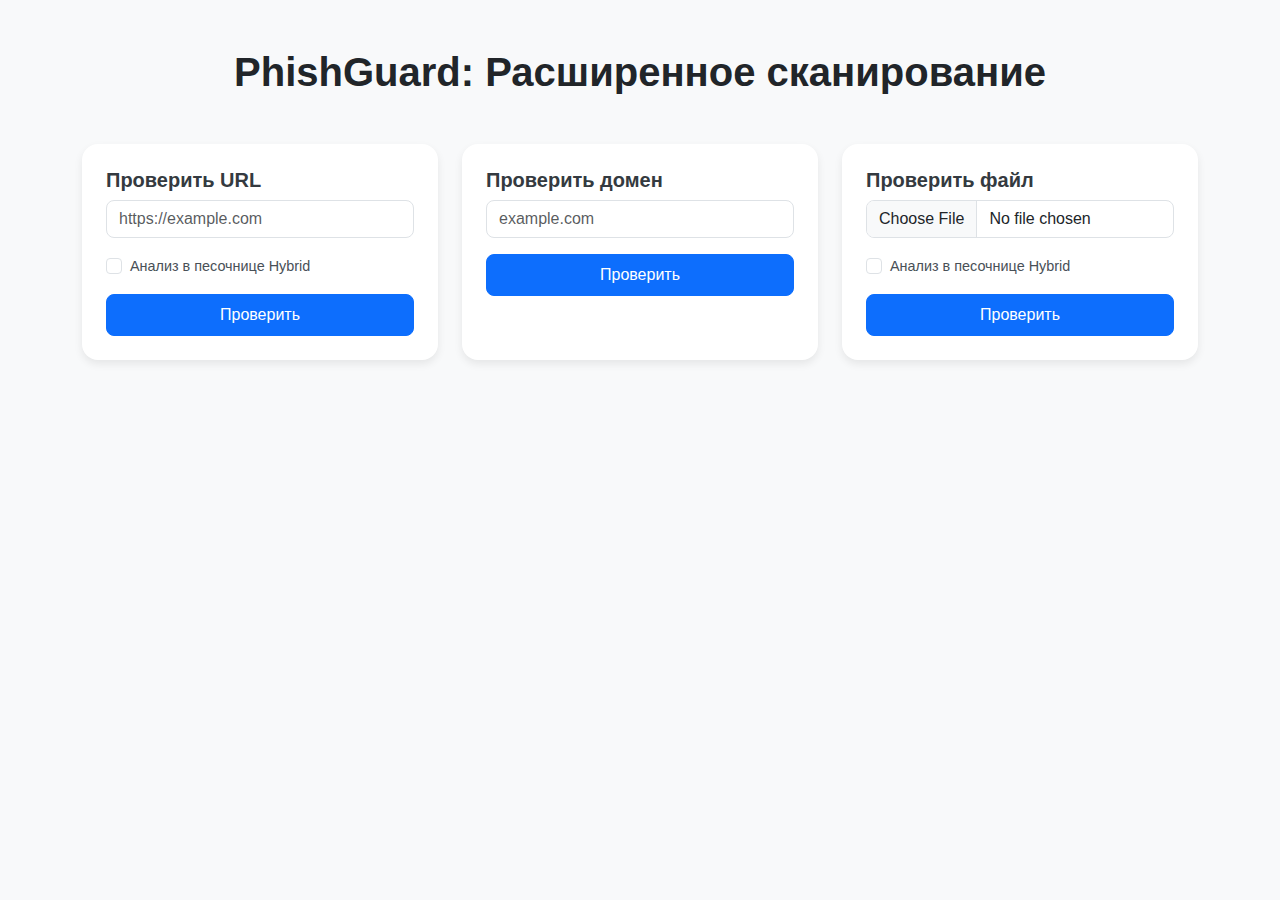
<file: templates/index.html>
<!DOCTYPE html>
<html lang="ru">
<head>
  <meta charset="UTF-8" />
  <meta name="viewport" content="width=device-width, initial-scale=1" />
  <title>PhishGuard Scanner</title>
  <link href="https://cdn.jsdelivr.net/npm/bootstrap@5.3.0/dist/css/bootstrap.min.css" rel="stylesheet" />
  <style>
    body {
      background-color: #f8f9fa;
      font-family: 'Segoe UI', sans-serif;
    }
    h1 {
      font-size: 2.5rem;
      font-weight: 600;
      color: #212529;
    }
    .card {
      box-shadow: 0 4px 8px rgba(0,0,0,0.08);
      border: none;
      border-radius: 1rem;
      transition: transform 0.2s;
    }
    .card:hover {
      transform: scale(1.01);
    }
    .card h5 {
      font-weight: 600;
      color: #343a40;
    }
    .btn-primary {
      background-color: #0d6efd;
      border-radius: 8px;
      padding: 8px 16px;
    }
    .btn-primary:hover {
      background-color: #0b5ed7;
    }
    .form-control {
      border-radius: 8px;
    }
    .form-check-label {
      font-size: 0.9rem;
      color: #495057;
    }
    #resultsContainer {
      border-radius: 1rem;
      margin-top: 2rem;
    }
    .card-header {
      background-color: #ffffff;
      border-bottom: 1px solid #dee2e6;
      border-top-left-radius: 1rem;
      border-top-right-radius: 1rem;
    }
    .card-body {
      background-color: #ffffff;
    }
    .spinner-border {
      width: 2rem;
      height: 2rem;
    }
    ul {
      padding-left: 1.2rem;
    }
    .text-danger {
      font-weight: 500;
    }
    .text-success {
      font-weight: 500;
    }
    .text-warning {
      font-weight: 500;
    }
    .text-secondary {
      font-weight: 500;
    }
  </style>
</head>
<body>
  <div class="container py-5">
    <h1 class="mb-5 text-center">PhishGuard: Расширенное сканирование</h1>

    <div class="row g-4 mb-5">

      <div class="col-md-4">
        <form id="scanUrlForm" class="card h-100 p-4">
          <h5>Проверить URL</h5>
          <input type="url" id="urlInput" class="form-control mb-3" placeholder="https://example.com" required />
          <div class="form-check mb-3">
            <input class="form-check-input" type="checkbox" id="hybridUrlCheckbox" />
            <label class="form-check-label" for="hybridUrlCheckbox">Анализ в песочнице Hybrid</label>
          </div>
          <button class="btn btn-primary w-100">Проверить</button>
        </form>
      </div>

      <div class="col-md-4">
        <form id="scanDomainForm" class="card h-100 p-4">
          <h5>Проверить домен</h5>
          <input type="text" id="domainInput" class="form-control mb-3" placeholder="example.com" required />
          <button class="btn btn-primary w-100">Проверить</button>
        </form>
      </div>

      <div class="col-md-4">
        <form id="scanFileForm" class="card h-100 p-4" enctype="multipart/form-data">
          <h5>Проверить файл</h5>
          <input type="file" id="fileInput" class="form-control mb-3" required />
          <div class="form-check mb-3">
            <input class="form-check-input" type="checkbox" id="hybridFileCheckbox" />
            <label class="form-check-label" for="hybridFileCheckbox">Анализ в песочнице Hybrid</label>
          </div>
          <button class="btn btn-primary w-100">Проверить</button>
        </form>
      </div>
    </div>


    <div id="resultsContainer" class="card border border-3" style="display:none;">
      <div class="card-header d-flex justify-content-between align-items-center">
        <h5 class="m-0">Результаты анализа</h5>
        <button id="closeResults" class="btn btn-sm btn-outline-secondary">✕</button>
      </div>
      <div class="card-body">
        <div id="vtResults"></div>
        <div id="hybridResults"></div>
      </div>
    </div>
  </div>

  <script src="https://cdn.jsdelivr.net/npm/bootstrap@5.3.0/dist/js/bootstrap.bundle.min.js"></script>
  <script>
    document.addEventListener("DOMContentLoaded", () => {
      const resultsContainer = document.getElementById("resultsContainer");
      const vtResults        = document.getElementById("vtResults");
      const hybridResults    = document.getElementById("hybridResults");
      const urlForm          = document.getElementById("scanUrlForm");
      const domainForm       = document.getElementById("scanDomainForm");
      const fileForm         = document.getElementById("scanFileForm");
      const urlInput         = document.getElementById("urlInput");
      const domainInput      = document.getElementById("domainInput");
      const fileInput        = document.getElementById("fileInput");
      const hybridUrlChk     = document.getElementById("hybridUrlCheckbox");
      const hybridFileChk    = document.getElementById("hybridFileCheckbox");
      document.getElementById("closeResults").onclick = () => resultsContainer.style.display = "none";

      async function postJson(endpoint, payload) {
        const res = await fetch(endpoint, {
          method: "POST",
          headers: { "Content-Type": "application/json" },
          body: JSON.stringify(payload),
        });
        const data = await res.json();
        if (!res.ok) throw new Error(data.error || `HTTP ${res.status}`);
        return data;
      }

      async function doVTScan(endpoint, payload, isFile=false) {
        if (isFile) {
          const fd = new FormData();
          fd.append("file", fileInput.files[0]);
          const res = await fetch(endpoint, { method: "POST", body: fd });
          const data = await res.json();
          if (!res.ok) throw new Error(data.error || `HTTP ${res.status}`);
          return data;
        }
        return postJson(endpoint, payload);
      }

      async function doHybridScan(endpoint, payload, isFile=false) {
        if (isFile) {
          const fd = new FormData();
          fd.append("file", fileInput.files[0]);
          const res = await fetch(endpoint, { method: "POST", body: fd });
          const data = await res.json();
          if (!res.ok) throw new Error(data.error || `HTTP ${res.status}`);
          return data;
        }
        return postJson(endpoint, payload);
      }

      function renderVTResult(data, isFile) {
        vtResults.innerHTML = "";
        if (data.error) {
          vtResults.innerHTML = `<div class="alert alert-danger">Ошибка: ${data.error}</div>`;
          styleBorder("danger");
          resultsContainer.style.display = "block";
          return;
        }
        // Обработка полей VT
        const info = data.data.attributes;
        const stats = info.stats || info.last_analysis_stats || {};
        const results = info.results || info.last_analysis_results || {};
        const ts = info.date || info.last_analysis_date || info.last_modification_date;
        const dateStr = ts ? new Date(ts * 1000).toLocaleString() : '—';
        const malCnt = stats.malicious || 0;
        vtResults.innerHTML += `<p><strong>Дата анализа:</strong> ${dateStr}</p>`;
        vtResults.innerHTML += `<p><strong>Детекций (malicious):</strong> ${malCnt}</p>`;

        let concl, color;
        if      (malCnt >= 5) { concl = 'ВРЕДОНОСНОЕ'; color = 'danger'; }
        else if (malCnt >= 2) { concl = 'ПОДОЗРИТЕЛЬНОЕ'; color = 'warning'; }
        else if (malCnt === 1){ concl = 'НЕ ОСОБО ПОДОЗРИТЕЛЬНОЕ'; color = 'secondary'; }
        else                  { concl = 'ЧИСТО'; color = 'success'; }
        vtResults.innerHTML += `<p class="text-${color}"><strong>Заключение:</strong> ${concl}</p>`;

        const engines = Object.entries(results)
          .filter(([,r]) => r.category === 'malicious' || r.result === 'malicious')
          .map(([name,r]) => `<li><strong>${name}</strong>${r.result ? ` — ${r.result}` : ''}</li>`);
        if (engines.length) {
          vtResults.innerHTML += `<p class="text-danger"><strong>Антивирусные движки:</strong></p><ul>${engines.join('')}</ul>`;
        }
        styleBorder(color);
        resultsContainer.style.display = "block";
      }

      function renderHybridResult(summary) {
        hybridResults.innerHTML = `<hr/><h5>Hybrid Analysis Sandbox</h5>`;
        hybridResults.innerHTML += `<p><strong>Verdict:</strong> ${summary.verdict || '—'}</p>`;
        hybridResults.innerHTML += `<p><strong>Threat Score:</strong> ${summary.threat_score || '—'}</p>`;
        hybridResults.innerHTML += `<p><strong>AV detections:</strong> ${summary.av_detect || 0}</p>`;
      }

      function styleBorder(col) {
        ['success','danger','warning','secondary'].forEach(c =>
          resultsContainer.classList.remove(`border-${c}`)
        );
        resultsContainer.classList.add(`border-${col}`);
      }

      urlForm.addEventListener("submit", async e => {
        e.preventDefault();
        vtResults.innerHTML = hybridResults.innerHTML = "";
        try {
          const vtData = await doVTScan('/api/scan_url', { url: urlInput.value.trim() });
          renderVTResult(vtData, false);
        } catch (ex) {
          renderVTResult({ error: ex.message }, false);
          return;
        }
        if (hybridUrlChk.checked) {
          hybridResults.innerHTML = `<div class="mt-3"><em>Ждём песочницу… (до 5 мин.)</em></div><div class="spinner-border"></div>`;
          try {
            const sum = await doHybridScan('/api/hybrid/url', { url: urlInput.value.trim() });
            renderHybridResult(sum);
          } catch (ex) {
            hybridResults.innerHTML = `<p class="text-danger">Hybrid: ${ex.message}</p>`;
          }
        }
      });

      domainForm.addEventListener("submit", async e => {
        e.preventDefault();
        vtResults.innerHTML = hybridResults.innerHTML = "";
        try {
          const vtData = await doVTScan('/api/scan_domain', { domain: domainInput.value.trim() });
          renderVTResult(vtData, false);
        } catch (ex) {
          renderVTResult({ error: ex.message }, false);
        }
      });

      fileForm.addEventListener("submit", async e => {
        e.preventDefault();
        vtResults.innerHTML = hybridResults.innerHTML = "";
        try {
          const vtData = await doVTScan('/api/scan_file', null, true);
          renderVTResult(vtData, true);
        } catch (ex) {
          renderVTResult({ error: ex.message }, true);
          return;
        }
        if (hybridFileChk.checked) {
          hybridResults.innerHTML = `<div class="mt-3"><em>Ждём песочницу… (до 5 мин.)</em></div><div class="spinner-border"></div>`;
          try {
            const sum = await doHybridScan('/api/hybrid/file', null, true);
            renderHybridResult(sum);
          } catch (ex) {
            hybridResults.innerHTML = `<p class="text-danger">Hybrid: ${ex.message}</p>`;
          }
        }
      });
    });
  </script>
</body>
</html>
</file>
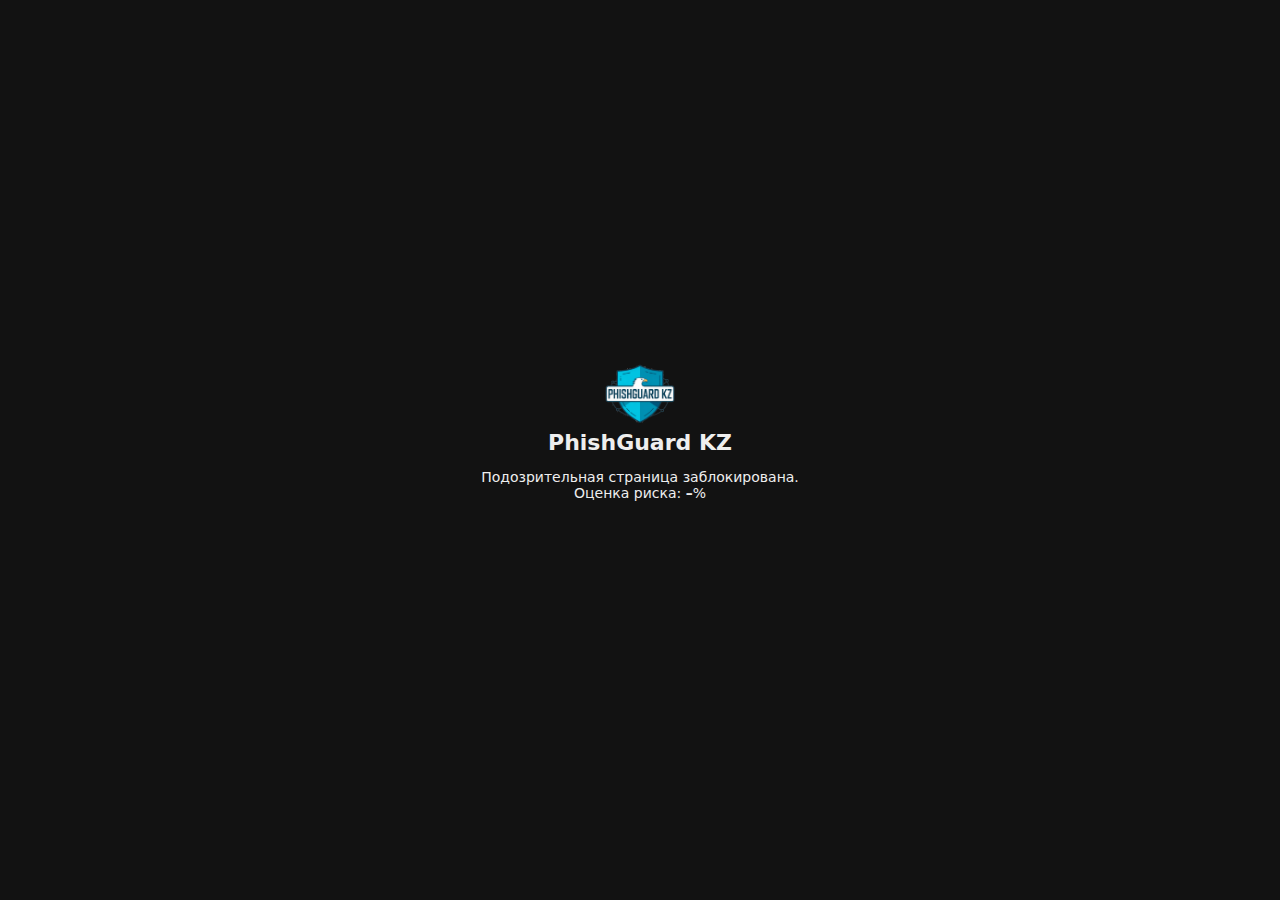
<file: blocked.html>
<!doctype html><meta charset="utf-8">
<style>
body{margin:0;font:16px system-ui,sans-serif;
     display:flex;flex-direction:column;align-items:center;justify-content:center;
     height:100vh;background:#121212;color:#eee;text-align:center}
h1{font-size:22px;margin:0 0 14px}
p{max-width:480px;font-size:14px;margin:0 0 24px}
a{color:#66aaff}
</style>
<img src="assets/icon.png" width="72">
<h1>PhishGuard KZ</h1>
<p id="msg"></p>
<script>
  const q=new URLSearchParams(location.search);
  document.getElementById("msg").innerHTML=
    `Подозрительная страница заблокирована.<br>
     Оценка риска: <b>${q.get("risk")||"–"}</b>%<br><br>
     <span style="font-size:13px;word-break:break-all">${q.get("url")||""}</span>`;
</script>
</file>
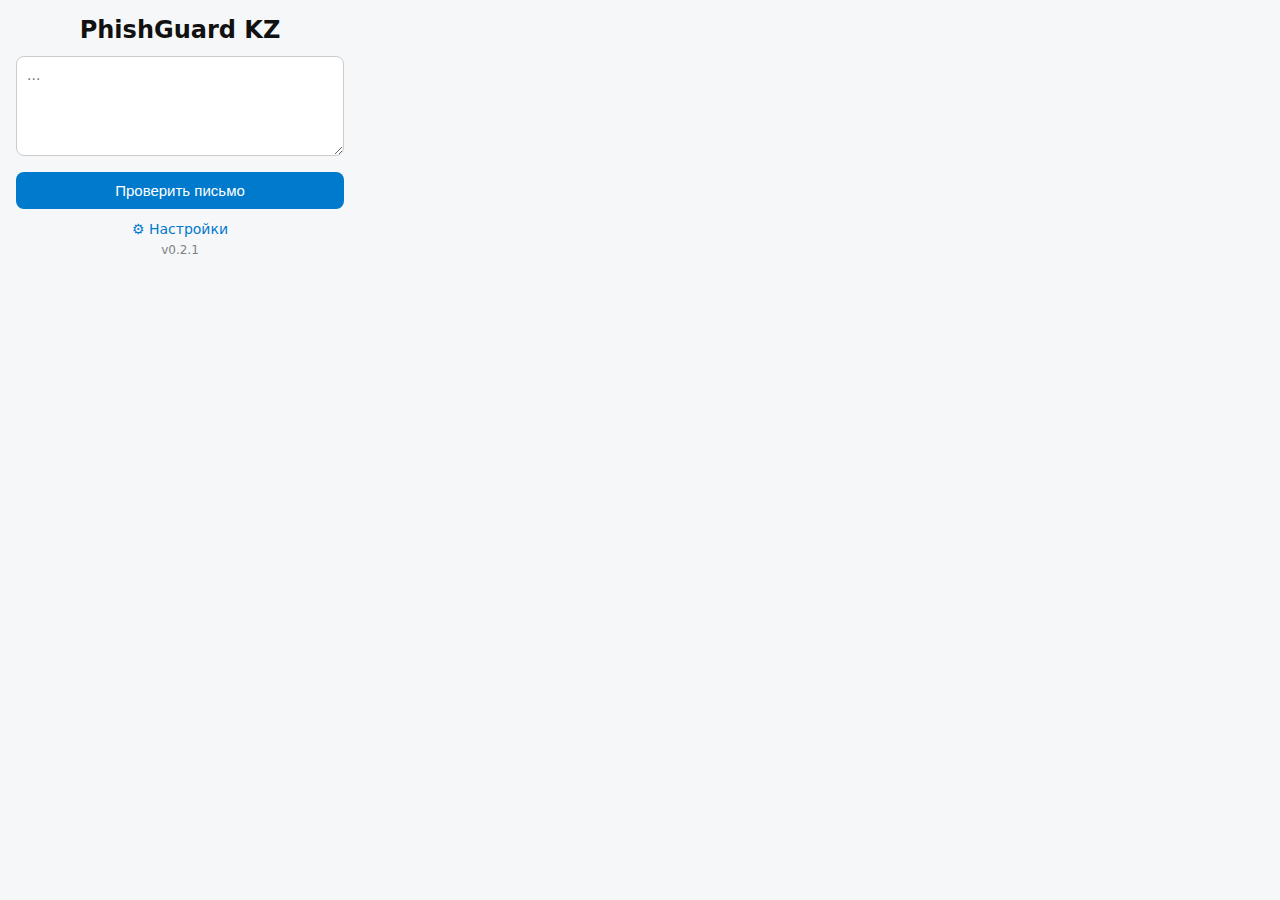
<file: popup.html>
<!DOCTYPE html>
<html lang="ru">
<head>
  <meta charset="UTF-8">
  <title>PhishGuard KZ</title>
  <meta name="viewport" content="width=device-width, initial-scale=1.0">
  <style>
    :root {
      --bg: #f6f7f9;
      --text: #111;
      --accent: #007acc;
      --border: #ccc;
      --safe: #e8f5e9;
      --warn: #ffebee;
      --mid:  #fff8e1;
      --safe-border: #4caf50;
      --warn-border: #f44336;
      --mid-border:  #fbc02d;
    }

    @media (prefers-color-scheme: dark) {
      :root {
        --bg: #1e1f21;
        --text: #eee;
        --accent: #3399ff;
        --border: #444;
        --safe: #1d3b2a;
        --warn: #3b1d1d;
        --mid:  #3b391d;
        --safe-border: #81c784;
        --warn-border: #ef5350;
        --mid-border:  #fdd835;
      }
    }

    body {
      margin: 0;
      padding: 16px;
      font-family: system-ui, sans-serif;
      background: var(--bg);
      color: var(--text);
      width: 360px;
      box-sizing: border-box;
    }

    h2, h3 {
      margin: 0 0 12px;
      font-weight: 600;
      text-align: center;
    }

    textarea {
      width: 100%;
      resize: vertical;
      padding: 10px;
      border: 1px solid var(--border);
      border-radius: 8px;
      font-size: 14px;
      font-family: inherit;
      min-height: 100px;
      box-sizing: border-box;
    }

    button {
      background: var(--accent);
      color: white;
      border: none;
      border-radius: 8px;
      padding: 10px;
      width: 100%;
      font-size: 15px;
      margin-top: 12px;
      cursor: pointer;
      transition: background 0.2s;
    }

    button:hover {
      filter: brightness(1.1);
    }

    select, input {
      width: 100%;
      padding: 8px;
      font-size: 14px;
      border: 1px solid var(--border);
      border-radius: 6px;
      margin-bottom: 12px;
      box-sizing: border-box;
      background: transparent;
      color: var(--text);
    }

    #resultBox {
      margin-top: 16px;
      padding: 12px;
      border-radius: 8px;
      display: none;
    }

    #resultBox.ok   { background: var(--safe); border: 1px solid var(--safe-border); }
    #resultBox.warn { background: var(--warn); border: 1px solid var(--warn-border); }
    #resultBox.mid  { background: var(--mid);  border: 1px solid var(--mid-border); }

    #resultBox .head {
      font-weight: bold;
      font-size: 16px;
      margin-bottom: 6px;
    }

    .link {
      text-align: center;
      margin-top: 12px;
      color: var(--accent);
      cursor: pointer;
      font-size: 14px;
    }

    .small {
      font-size: 12px;
      color: gray;
      text-align: center;
      margin-top: 6px;
    }

    .tab-hidden { display: none; }
    .tab-active { display: block; }

    /* 🔄 Loader */
    .loader {
      text-align: center;
      margin-top: 10px;
      font-size: 14px;
    }

    .loader span {
      animation: blink 1.2s infinite steps(1, end);
      display: inline-block;
    }

    .loader span:nth-child(2) { animation-delay: 0.2s; }
    .loader span:nth-child(3) { animation-delay: 0.4s; }

    @keyframes blink {
      0%, 20% { color: transparent; }
      50%     { color: var(--accent); }
      100%    { color: transparent; }
    }

    /* ↩ Назад — верхний левый угол */
    #backBtn {
      position: absolute;
      left: 12px;
      top: 12px;
      color: var(--accent);
      font-size: 14px;
      cursor: pointer;
    }
  </style>
</head>
<body>

  <!-- 📨 Main tab -->
  <div id="main" class="tab-active">
    <h2 id="titleMain">PhishGuard KZ</h2>
    <textarea id="messageInput" placeholder="..."></textarea>
    <button id="analyzeBtn">Проверить письмо</button>

    <div class="loader" id="loadingDots" style="display:none">Анализ<span>.</span><span>.</span><span>.</span></div>

    <div id="resultBox">
      <div class="head" id="riskHeader">...</div>
      <div id="gptExplanation"></div>
    </div>

    <div class="link" id="openSettings">⚙ Настройки</div>
    <div class="small">v0.2.1</div>
  </div>

  <!-- ⚙ Settings tab -->
  <div id="settings" class="tab-hidden">
    <div id="backBtn">← Назад</div>
    <h3 id="settingsHeader">Настройки</h3>

    <label id="labelApi">OpenAI API-ключ:</label>
    <input type="password" id="apiKey" placeholder="sk-..." />

    <label id="labelLang">Язык расширения:</label>
    <select id="lang">
      <option value="ru">Русский</option>
      <option value="kz">Қазақша</option>
      <option value="en">English</option>
    </select>

    <button id="saveBtn">💾 Сохранить</button>
    <div class="small" id="saveStatus" style="display:none">✓ Сохранено</div>
  </div>

  <script type="module" src="popup.js"></script>
</body>
</html>
</file>
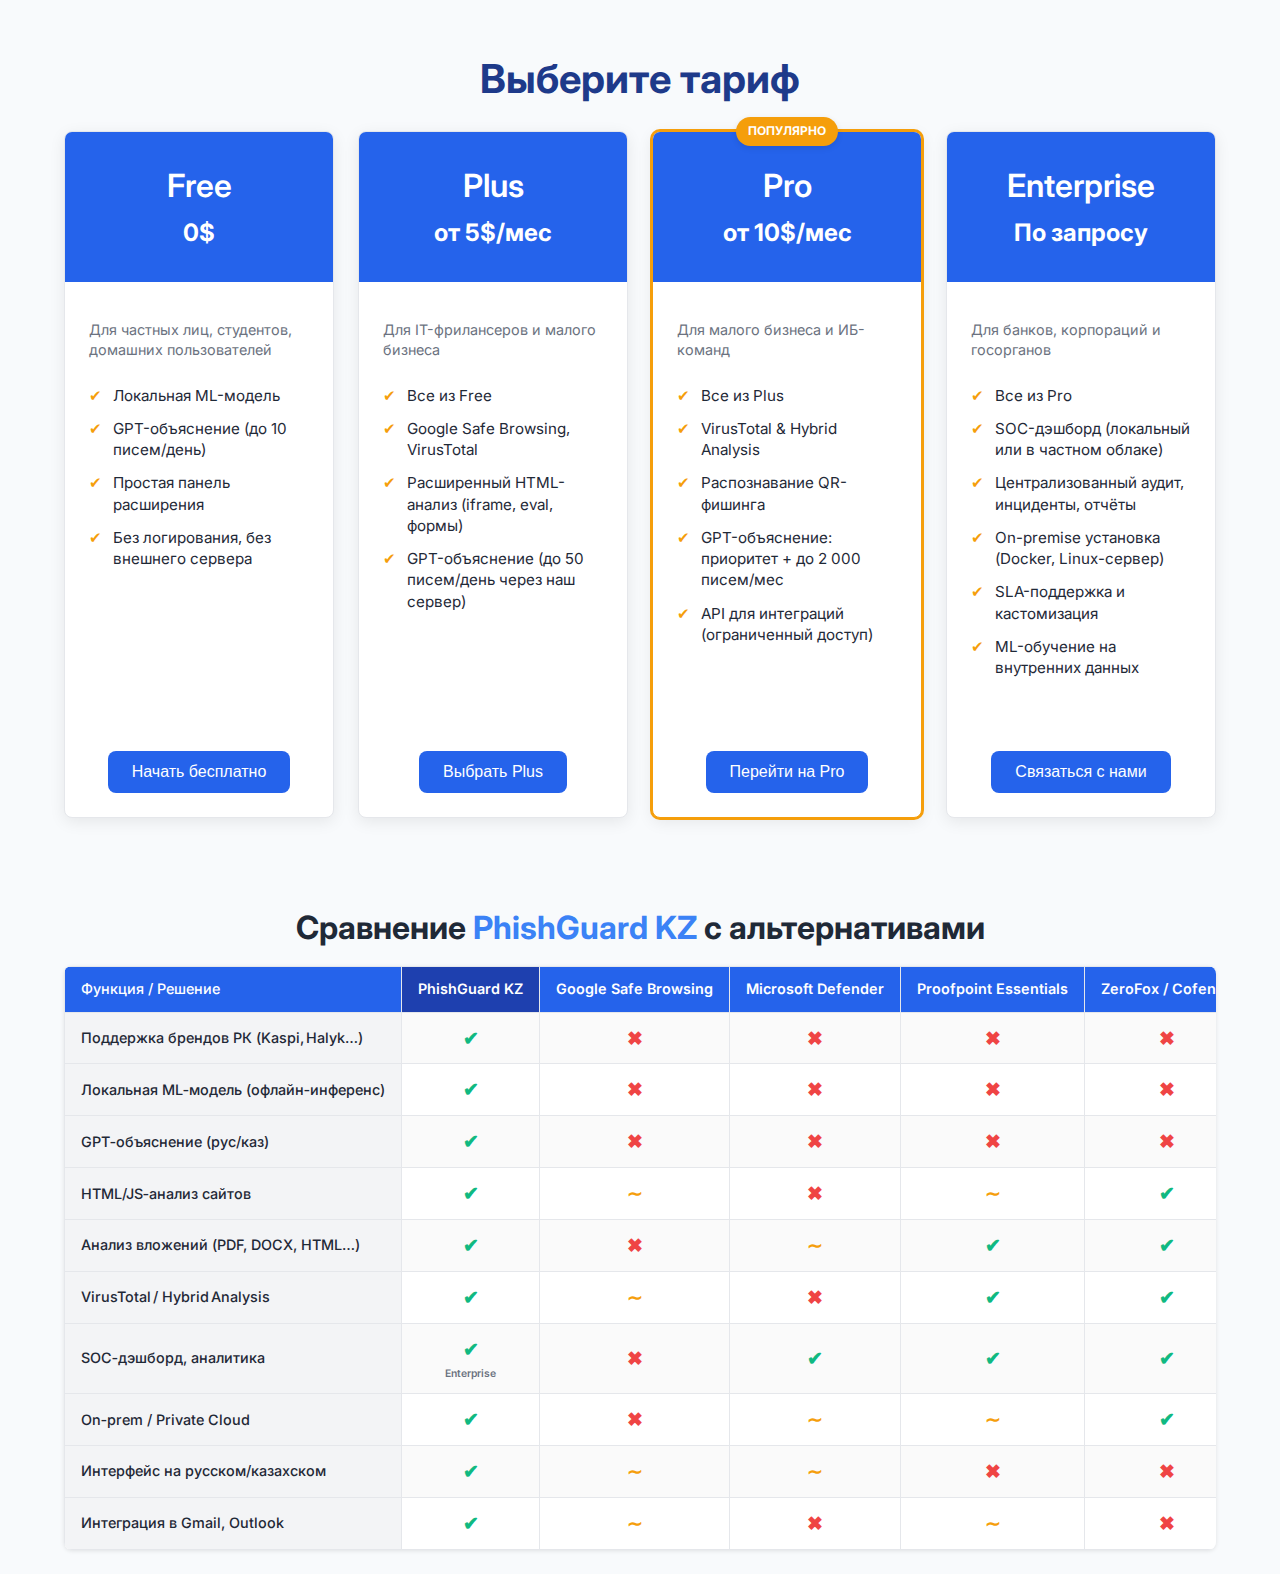
<file: templates/plans.html>
<!DOCTYPE html>
<html lang="ru">
<head>
  <meta charset="UTF-8">
  <title>PhishGuard KZ — Тарифные планы</title>
  <link href="https://fonts.googleapis.com/css2?family=Inter:wght@400;500;600;700&display=swap" rel="stylesheet">
  <link rel="stylesheet" href="/static/plans.css">
</head>
<body>
  <div class="container">
    <h1>Выберите тариф</h1>
    <div class="pricing-grid">


      <div class="plan-card">
        <div class="plan-header">
          <h2 class="plan-name">Free</h2>
          <p class="plan-price">0$</p>
        </div>
        <div class="plan-body">
          <p class="plan-target">Для частных лиц, студентов, домашних пользователей</p>
          <ul class="features">
            <li>Локальная ML-модель</li>
            <li>GPT-объяснение (до 10 писем/день)</li>
            <li>Простая панель расширения</li>
            <li>Без логирования, без внешнего сервера</li>
          </ul>
        </div>
        <div class="plan-footer">
          <button>Начать бесплатно</button>
        </div>
      </div>


      <div class="plan-card">
        <div class="plan-header">
          <h2 class="plan-name">Plus</h2>
          <p class="plan-price">от 5$/мес</p>
        </div>
        <div class="plan-body">
          <p class="plan-target">Для IT-фрилансеров и малого бизнеса</p>
          <ul class="features">
            <li>Все из Free</li>
            <li>Google Safe Browsing, VirusTotal</li>
            <li>Расширенный HTML-анализ (iframe, eval, формы)</li>
            <li>GPT-объяснение (до 50 писем/день через наш сервер)</li>
          </ul>
        </div>
        <div class="plan-footer">
          <button>Выбрать Plus</button>
        </div>
      </div>


      <div class="plan-wrapper popular-wrapper">
        <div class="popular-badge">ПОПУЛЯРНО</div>
        <div class="plan-card popular">
          <div class="plan-header">
            <h2 class="plan-name">Pro</h2>
            <p class="plan-price">от 10$/мес</p>
          </div>
          <div class="plan-body">
            <p class="plan-target">Для малого бизнеса и ИБ-команд</p>
            <ul class="features">
              <li>Все из Plus</li>
              <li>VirusTotal & Hybrid Analysis</li>
              <li>Распознавание QR-фишинга</li>
              <li>GPT-объяснение: приоритет + до 2 000 писем/мес</li>
              <li>API для интеграций (ограниченный доступ)</li>
            </ul>
          </div>
          <div class="plan-footer">
            <button>Перейти на Pro</button>
          </div>
        </div>
      </div>


      <div class="plan-card">
        <div class="plan-header">
          <h2 class="plan-name">Enterprise</h2>
          <p class="plan-price">По запросу</p>
        </div>
        <div class="plan-body">
          <p class="plan-target">Для банков, корпораций и госорганов</p>
          <ul class="features">
            <li>Все из Pro</li>
            <li>SOC-дэшборд (локальный или в частном облаке)</li>
            <li>Централизованный аудит, инциденты, отчёты</li>
            <li>On-premise установка (Docker, Linux-сервер)</li>
            <li>SLA-поддержка и кастомизация</li>
            <li>ML-обучение на внутренних данных</li>
          </ul>
        </div>
        <div class="plan-footer">
          <button>Связаться с нами</button>
        </div>
      </div>

    </div>
  </div>



<section class="comparison container">
  <h2 class="comparison__title">Сравнение <span class="highlight">PhishGuard KZ</span> с альтернативами</h2>

  <div class="comparison__scroller">
    <table class="comparison__table">
      <thead>
        <tr>
          <th data-left class="brand header-left">Функция / Решение</th>
          <th class="brand">PhishGuard KZ</th>
          <th>Google Safe Browsing</th>
          <th>Microsoft Defender</th>
          <th>Proofpoint Essentials</th>
          <th>ZeroFox / Cofense</th>
        </tr>
      </thead>
      <tbody>
        <tr>
          <td data-left>Поддержка брендов РК (Kaspi, Halyk…)</td>
          <td class="yes">✔</td><td class="no">✖</td><td class="no">✖</td><td class="no">✖</td><td class="no">✖</td>
        </tr>
        <tr>
          <td data-left>Локальная ML‑модель (офлайн‑инференс)</td>
          <td class="yes">✔</td><td class="no">✖</td><td class="no">✖</td><td class="no">✖</td><td class="no">✖</td>
        </tr>
        <tr>
          <td data-left>GPT‑объяснение (рус/каз)</td>
          <td class="yes">✔</td><td class="no">✖</td><td class="no">✖</td><td class="no">✖</td><td class="no">✖</td>
        </tr>
        <tr>
          <td data-left>HTML/JS‑анализ сайтов</td>
          <td class="yes">✔</td><td class="partial">∼</td><td class="no">✖</td><td class="partial">∼</td><td class="yes">✔</td>
        </tr>
        <tr>
          <td data-left>Анализ вложений (PDF, DOCX, HTML…)</td>
          <td class="yes">✔</td><td class="no">✖</td><td class="partial">∼</td><td class="yes">✔</td><td class="yes">✔</td>
        </tr>
        <tr>
          <td data-left>VirusTotal / Hybrid Analysis</td>
          <td class="yes">✔</td><td class="partial">∼</td><td class="no">✖</td><td class="yes">✔</td><td class="yes">✔</td>
        </tr>
        <tr>
          <td data-left>SOC‑дэшборд, аналитика</td>
          <td class="yes">✔<span class="hint">Enterprise</span></td>
          <td class="no">✖</td><td class="yes">✔</td><td class="yes">✔</td><td class="yes">✔</td>
        </tr>
        <tr>
          <td data-left>On‑prem / Private Cloud</td>
          <td class="yes">✔</td><td class="no">✖</td><td class="partial">∼</td><td class="partial">∼</td><td class="yes">✔</td>
        </tr>
        <tr>
          <td data-left>Интерфейс на русском/казахском</td>
          <td class="yes">✔</td><td class="partial">∼</td><td class="partial">∼</td><td class="no">✖</td><td class="no">✖</td>
        </tr>
        <tr>
          <td data-left>Интеграция в Gmail, Outlook</td>
          <td class="yes">✔</td><td class="partial">∼</td><td class="no">✖</td><td class="partial">∼</td><td class="no">✖</td>
        </tr>
      </tbody>
    </table>
  </div>
</section>

<style>
  /* Базовые отступы */
  .comparison { margin-top: 40px; }

  /* Заголовок */
  .comparison__title {
    text-align: center;
    font-size: 2rem;
    font-weight: 700;
    margin-bottom: 16px;
    color: #1f2937;
  }
  .comparison__title .highlight {
    color: #3b82f6;
  }

  /* Скроллер */
  .comparison__scroller {
    overflow-x: auto;
    border-radius: 8px;
    box-shadow: 0 1px 4px rgba(0,0,0,0.1);
  }

  /* Таблица */
  .comparison__table {
    width: 100%;
    min-width: 900px;
    border-collapse: collapse;
    background: #fff;
    font-size: 0.95rem;
    text-align: center;
  }
  .comparison__table th,
  .comparison__table td {
    padding: 12px 16px;
    border: 1px solid #e5e7eb;
    white-space: nowrap;
  }

  /* Шапка таблицы */
  .comparison__table th {
    background: #2563eb;
    color: #fff !important;
    font-weight: 600;
    position: sticky;
    top: 0;
    z-index: 2;
  }
  .comparison__table th.brand {
    background: #1e40af !important;
  }

  /* Первый заголовок */
  .comparison__table th.header-left {
    background: #2563eb !important;
    color: #fff !important;
    z-index: 3;
  }

  /* Фиксируем первый столбец */
  .comparison__table th[data-left],
  .comparison__table td[data-left] {
    position: sticky;
    left: 0;
    text-align: left;
    background: #f3f4f6;
    font-weight: 500;
    z-index: 1;
  }

  .comparison__table th[data-left].header-left {
    background: #2563eb !important;
    color: #fff !important;
  }

  /* Чередование строк */
  .comparison__table tbody tr:nth-child(odd) {
    background: #fafafa;
  }

  /* Отметки */
  .comparison__table td.yes {
    color: #10b981;
    font-weight: 600;
    font-size: 1.2rem;
  }
  .comparison__table td.no {
    color: #ef4444;
    font-weight: 600;
    font-size: 1.2rem;
  }
  .comparison__table td.partial {
    color: #f59e0b;
    font-weight: 600;
    font-size: 1.2rem;
  }

  /* Подсказка Enterprise */
  .comparison__table .hint {
    display: block;
    margin-top: 4px;
    font-size: 0.65rem;
    color: #6b7280;
  }
</style>



</body>
</html>
</file>
<file: static/plans.css>
:root {
  --font-base:        'Inter', sans-serif;
  --color-bg:         #f8fafc;
  --color-card:       #ffffff;
  --color-primary:    #1e3a8a;
  --color-secondary:  #2563eb;
  --color-accent:     #f59e0b;
  --color-text:       #1f2937;
  --color-muted:      #6b7280;
  --color-border:     #e5e7eb;
  --radius:           8px;
  --spacing:          24px;
  --shadow:           0 4px 16px rgba(0,0,0,0.08);
}

* { box-sizing: border-box; }

body {
  margin: 0;
  font-family: var(--font-base);
  color: var(--color-text);
  background: var(--color-bg);
  line-height: 1.4;
}

.container {
  max-width: 1200px;
  margin: 0 auto;
  padding: var(--spacing);
}

h1 {
  text-align: center;
  font-size: 2.5rem;
  margin-bottom: var(--spacing);
  color: var(--color-primary);
}

.pricing-grid {
  display: grid;
  grid-template-columns: repeat(auto-fit, minmax(240px, 1fr));
  grid-auto-rows: 1fr;
  align-items: stretch;
  gap: var(--spacing);
}



.plan-card {
  position: relative;
  background: var(--color-card);
  border: 1px solid var(--color-border);
  border-radius: var(--radius);
  box-shadow: var(--shadow);
  height: 100%;
  display: flex;
  flex-direction: column;
  overflow: hidden;
  transition: transform .2s, border-color .2s, box-shadow .2s;
}
.plan-card:hover {
  transform: translateY(-4px);
}


.plan-card.popular {
  border-color: var(--color-accent);
  box-shadow: 0 0 0 2px var(--color-accent), var(--shadow);
}


.plan-badge {
  position: absolute;
  top: 16px;
  right: 16px;
  background: var(--color-accent);
  color: #fff;
  padding: 4px 8px;
  font-size: 0.75rem;
  font-weight: 600;
  border-radius: 4px;
  text-transform: uppercase;
}


.plan-header {
  height: 150px;
  display: flex;
  flex-direction: column;
  align-items: center;
  justify-content: center;
  position: relative;
  text-align: center;
  background: var(--color-secondary);
  color: #fff;
  padding: var(--spacing) var(--spacing);
  text-align: center;
}
.plan-name {
  font-size: 2rem;
  margin: 0 0 8px;
  font-weight: 600;
}
.plan-price {
  font-size: 1.5rem;
  font-weight: 700;
  margin: 0;
}


.plan-body {
  flex: 1;
  padding: var(--spacing);
}
.plan-target {
  font-size: 0.9rem;
  color: var(--color-muted);
  margin-bottom: var(--spacing);
}
.features {
  list-style: none;
  padding: 0;
  margin: 0 0 var(--spacing);
}
.features li {
  position: relative;
  padding-left: 24px;
  margin-bottom: 12px;
  color: var(--color-text);
  font-size: 0.95rem;
}
.features li::before {
  content: '✔';
  position: absolute;
  left: 0;
  color: var(--color-accent);
}


.plan-footer {
  padding: var(--spacing);
  text-align: center;
}
.plan-footer button {
  background: var(--color-secondary);
  color: #fff;
  border: none;
  border-radius: var(--radius);
  padding: 12px 24px;
  font-size: 1rem;
  cursor: pointer;
  transition: background .2s;
}
.plan-footer button:hover {
  background: var(--color-primary);
}

@media (max-width: 600px) {
  h1 { font-size: 2rem; }
  .plan-price { font-size: 1.75rem; }
}

.plan-wrapper {
  position: relative;
}

.popular-badge {
  position: absolute;
  top: -14px;
  left: 50%;
  transform: translateX(-50%);
  background: var(--color-accent);
  color: #fff;
  padding: 6px 12px;
  font-size: 0.75rem;
  font-weight: 700;
  border-radius: 999px;
  box-shadow: 0 2px 6px rgba(0,0,0,0.1);
  z-index: 10;
}




.comparison{margin-top:calc(var(--space)*2.5)}
.comparison__title{text-align:center;font-size:1.75rem;color:var(--primary);margin:0 0 var(--space)}
@media(max-width:600px){.comparison__title{font-size:1.5rem}}
.comparison__scroller{overflow-x:auto;border-radius:var(--radius);box-shadow:var(--shadow)}

.comparison__table{width:100%;min-width:840px;border-collapse:collapse;background:var(--card)}
.comparison__table th,.comparison__table td{
  padding:14px 18px;font-size:.9rem;border:1px solid var(--border);white-space:nowrap
}

.comparison__table th{
  background:var(--secondary);color:#fff;font-weight:600;position:sticky;top:0;z-index:2
}

.comparison__table td[data-left],.comparison__table th[data-left]{
  position:sticky;left:0;text-align:left;z-index:1;
  background:#e8edff
}

.comparison__table tbody tr:nth-child(odd){background:#f9fafb}


.symbol{font-weight:700;font-size:1.05rem;display:inline-block;width:22px;text-align:center}
.yes .symbol{color:#15803d}
.no  .symbol{color:#b91c1c}
.part .symbol{color:#b45309}

.hint{display:block;font-size:.65rem;color:var(--muted)}

.comparison__table td:hover,
.comparison__table th:hover{background:#eef2ff;transition:.15s}
</file>
